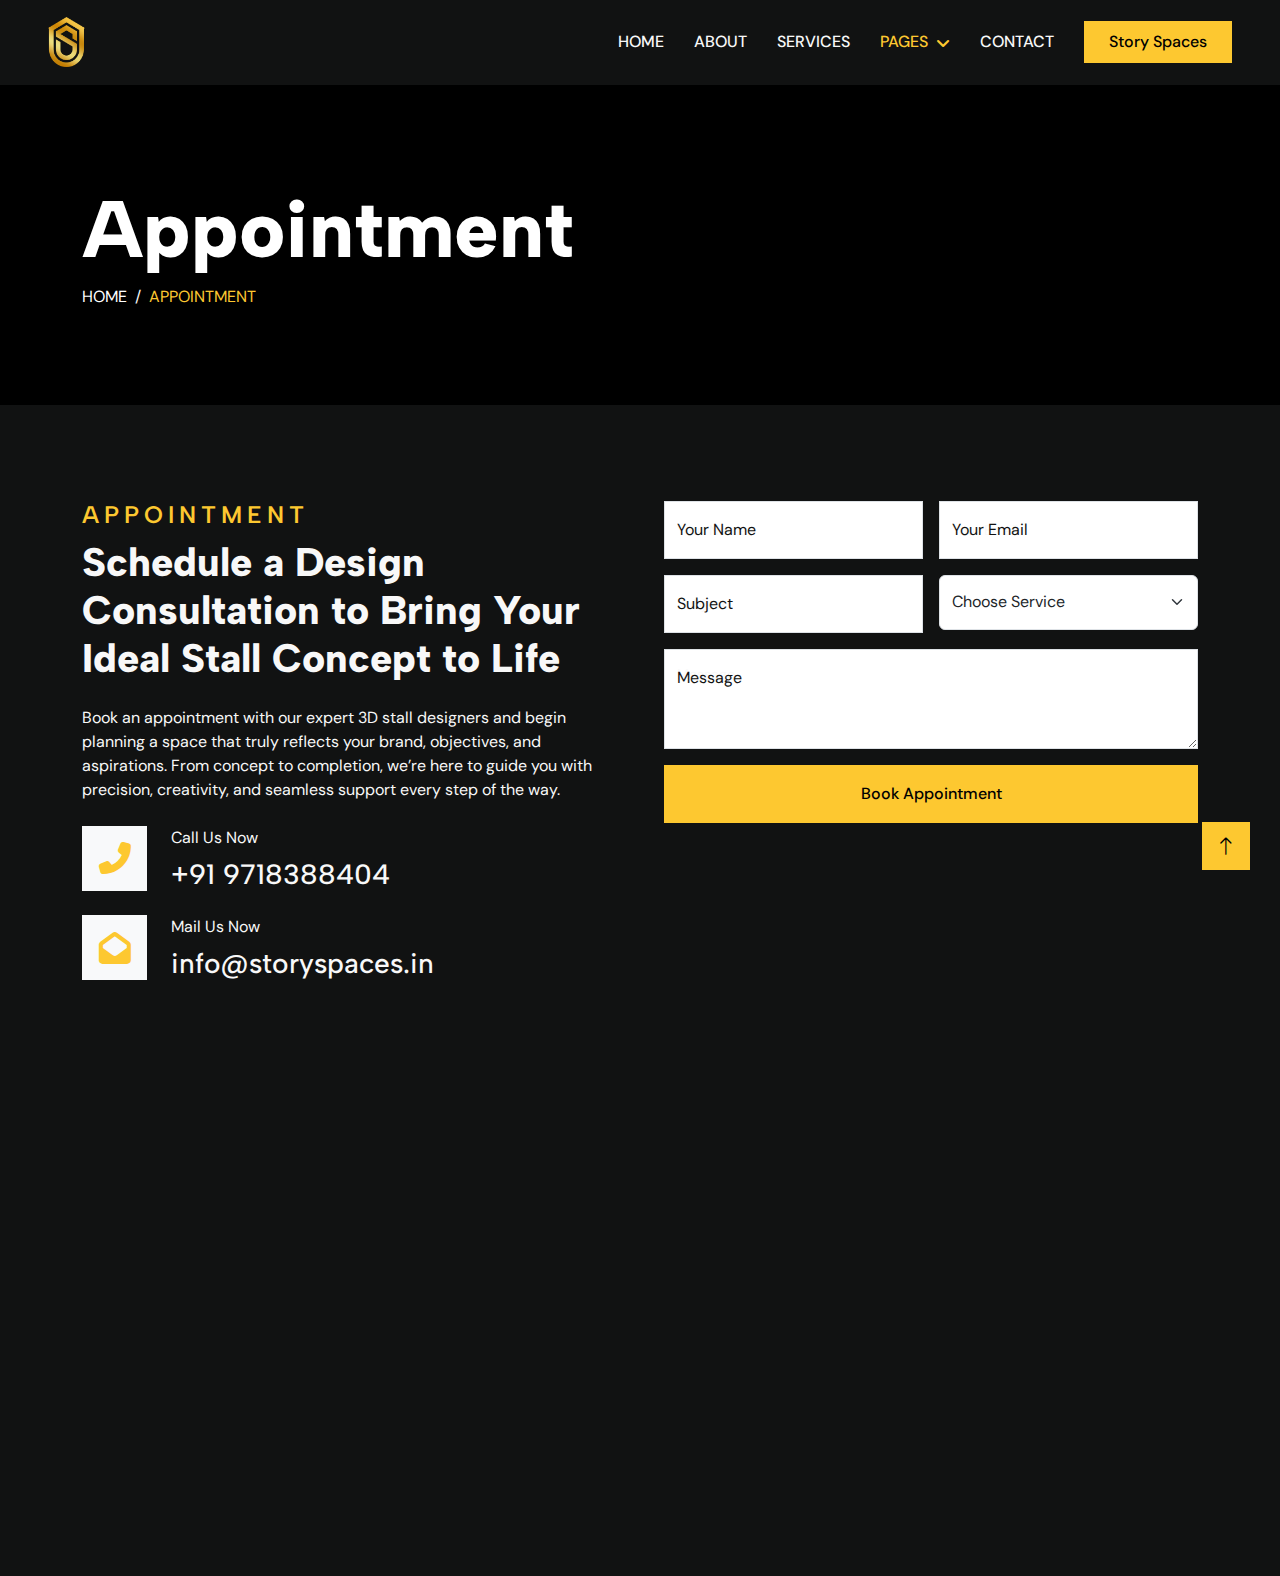
<file: appointment.html>
<!DOCTYPE html>
<html lang="en">
  <head>
    <meta charset="utf-8" />
    <title>Story Spaces</title>
    <meta content="width=device-width, initial-scale=1.0" name="viewport" />

    <!-- Favicon -->
    <link href="./assets/img/favicon.ico" rel="icon" />

    <!-- Google Web Fonts -->
    <link rel="preconnect" href="https://fonts.googleapis.com" />
    <link rel="preconnect" href="https://fonts.gstatic.com" crossorigin />
    <link
      href="https://fonts.googleapis.com/css2?family=Albert+Sans:ital,wght@0,100..900;1,100..900&family=DM+Sans:ital,opsz,wght@0,9..40,100..1000;1,9..40,100..1000&display=swap"
      rel="stylesheet"
    />

    <!-- Icon Font Stylesheet -->
    <link href="./assets/css/all.min.css" rel="stylesheet" />
    <link href="./assets/css/bootstrap-icons.css" rel="stylesheet" />

    <!-- Libraries Stylesheet -->
    <link href="./assets/lib/animate/animate.min.css" rel="stylesheet" />
    <link
      href="./assets/lib/owlcarousel/assets/owl.carousel.min.css"
      rel="stylesheet"
    />

    <!-- Customized Bootstrap Stylesheet -->
    <link href="./assets/css/bootstrap.min.css" rel="stylesheet" />

    <!-- Template Stylesheet -->
    <link href="./assets/css/master.css" rel="stylesheet" />
  </head>

  <body>
    <!-- Spinner Start -->
    <div
      id="spinner"
      class="show bg-dark position-fixed translate-middle w-100 vh-100 top-50 start-50 d-flex align-items-center justify-content-center"
    >
      <img
        class="position-absolute top-50 start-50 translate-middle"
        src="./assets/img/icons/icon-1.png"
        alt="Icon"
      />
    </div>
    <!-- Spinner End -->

    <!-- Navbar Start -->
    <nav
      class="navbar navbar-expand-lg header navbar-light sticky-top py-lg-0 px-lg-5 wow fadeIn"
      data-wow-delay="0.1s"
    >
      <a href="index.html" class="navbar-brand ms-4 ms-lg-0 logo">
        <img
          src="./assets/img/LOGO.png"
          alt="Arcodo"
          class="img-fluid"
          style="height: 50px; width: auto"
        />
      </a>

      <button
        type="button"
        class="navbar-toggler me-4"
        data-bs-toggle="collapse"
        data-bs-target="#navbarCollapse"
      >
        <span class="navbar-toggler-icon bi bi-text-paragraph"></span>
      </button>

      <div class="collapse navbar-collapse" id="navbarCollapse">
        <div class="navbar-nav ms-auto p-4 p-lg-0">
          <a href="index.html" class="nav-item nav-link">Home</a>
          <a href="about.html" class="nav-item nav-link">About</a>
          <a href="service.html" class="nav-item nav-link">Services</a>

          <div class="nav-item dropdown">
            <a
              href="#"
              class="nav-link active dropdown-toggle"
              data-bs-toggle="dropdown"
              >Pages</a
            >
            <div class="dropdown-menu border-0 m-0">
              <a href="feature.html" class="dropdown-item">Our Features</a>
              <a href="project.html" class="dropdown-item">Our Projects</a>
              <a href="team.html" class="dropdown-item">Team Members</a>
              <a href="appointment.html" class="dropdown-item">Appointment</a>

              <a href="404.html" class="dropdown-item active">Our Work</a>
            </div>
          </div>

          <a href="contact.html" class="nav-item nav-link">Contact</a>
        </div>

        <a href="#" class="btn btn-primary py-2 px-4 d-none d-lg-block"
          >Story Spaces</a
        >
      </div>
    </nav>

    <!-- Navbar End -->

    <!-- Page Header Start -->
    <div
      class="container-fluid page-header py-5 mb-5 wow fadeIn"
      data-wow-delay="0.1s"
    >
      <div class="container py-5">
        <h1 class="display-1 text-white animated slideInDown">Appointment</h1>
        <nav aria-label="breadcrumb animated slideInDown">
          <ol class="breadcrumb text-uppercase mb-0">
            <li class="breadcrumb-item">
              <a class="text-white" href="index.html">Home</a>
            </li>
            <li class="breadcrumb-item text-primary active" aria-current="page">
              Appointment
            </li>
          </ol>
        </nav>
      </div>
    </div>
    <!-- Page Header End -->

    <!-- Appointment Start -->
    <div class="container-xxl py-5">
      <div class="container">
        <div class="row g-5">
          <div class="col-lg-6 wow fadeInUp" data-wow-delay="0.1s">
            <h4 class="section-title">Appointment</h4>
            <h1 class="display-6 mb-4">
              Schedule a Design Consultation to Bring Your Ideal Stall Concept
              to Life
            </h1>
            <p class="mb-4">
              Book an appointment with our expert 3D stall designers and begin
              planning a space that truly reflects your brand, objectives, and
              aspirations. From concept to completion, we’re here to guide you
              with precision, creativity, and seamless support every step of the
              way.
            </p>
            <div class="row g-4">
              <div class="col-12">
                <div class="d-flex">
                  <div
                    class="d-flex flex-shrink-0 align-items-center justify-content-center bg-light"
                    style="width: 65px; height: 65px"
                  >
                    <i class="fa fa-2x fa-phone-alt text-primary"></i>
                  </div>
                  <div class="ms-4">
                    <p class="mb-2">Call Us Now</p>
                    <h3 class="mb-0">+91 9718388404</h3>
                  </div>
                </div>
              </div>
              <div class="col-12">
                <div class="d-flex">
                  <div
                    class="d-flex flex-shrink-0 align-items-center justify-content-center bg-light"
                    style="width: 65px; height: 65px"
                  >
                    <i class="fa fa-2x fa-envelope-open text-primary"></i>
                  </div>
                  <div class="ms-4">
                    <p class="mb-2">Mail Us Now</p>
                    <h3 class="mb-0">info@storyspaces.in</h3>
                  </div>
                </div>
              </div>
            </div>
          </div>
          <div class="col-lg-6 wow fadeInUp" data-wow-delay="0.5s">
            <div class="row g-3">
              <div class="col-12 col-sm-6">
                <div class="form-floating">
                  <input
                    type="text"
                    class="form-control"
                    id="name"
                    placeholder="Your Name"
                    style="height: 55px"
                  />
                  <label for="name">Your Name</label>
                </div>
              </div>
              <div class="col-12 col-sm-6">
                <div class="form-floating">
                  <input
                    type="email"
                    class="form-control"
                    id="email"
                    placeholder="Your Email"
                    style="height: 55px"
                  />
                  <label for="name">Your Email</label>
                </div>
              </div>
              <div class="col-12 col-sm-6">
                <div class="form-floating">
                  <input
                    type="text"
                    class="form-control"
                    id="subject"
                    placeholder="Subject"
                    style="height: 55px"
                  />
                  <label for="name">Subject</label>
                </div>
              </div>
              <div class="col-12 col-sm-6">
                <select class="form-select" style="height: 55px">
                  <option selected>Choose Service</option>
                  <option value="1">Service 1</option>
                  <option value="2">Service 2</option>
                  <option value="3">Service 3</option>
                </select>
              </div>
              <div class="col-12">
                <div class="form-floating">
                  <textarea
                    class="form-control"
                    id="message"
                    rows="5"
                    placeholder="Message"
                    style="height: 100px"
                  ></textarea>
                  <label for="name">Message</label>
                </div>
              </div>
              <div class="col-12">
                <button class="btn btn-primary w-100 py-3" type="submit">
                  Book Appointment
                </button>
              </div>
            </div>
          </div>
        </div>
      </div>
    </div>
    <!-- Appointment End -->

    <!-- Footer Start -->
    <div
      class="container-fluid bg-light-dark text-body footer mt-5 pt-5 px-0 wow fadeIn"
      data-wow-delay="0.1s"
    >
      <div class="container py-5">
        <div class="row g-5">
          <div class="col-lg-3 col-md-6">
            <h3 class="text-light mb-4">Address</h3>
            <p class="mb-2">
              <i class="fa fa-map-marker-alt text-primary me-3"></i>Sector 37,
              Faridabad, Haryana 121003
            </p>
            <p class="mb-2">
              <i class="fa fa-phone-alt text-primary me-3"></i>+91 9718388404
            </p>
            <p class="mb-2">
              <i class="fa fa-envelope text-primary me-3"></i
              >info@storyspaces.in
            </p>
            <div class="d-flex pt-2">
              <a class="btn btn-square btn-outline-body me-1" href="#"
                ><i class="fab fa-x-twitter"></i
              ></a>
              <a class="btn btn-square btn-outline-body me-1" href="#"
                ><i class="fab fa-facebook-f"></i
              ></a>
              <a class="btn btn-square btn-outline-body me-1" href="#"
                ><i class="fab fa-youtube"></i
              ></a>
              <a class="btn btn-square btn-outline-body me-0" href="#"
                ><i class="fab fa-linkedin-in"></i
              ></a>
            </div>
          </div>
          <div class="col-lg-3 col-md-6">
            <h3 class="text-light mb-4">Services</h3>
            <a class="btn btn-link" href="#"
              >Stall and Pavilion Design & Fabrication</a
            >
            <a class="btn btn-link" href="#">Stage Design & Fabrication</a>
            <a class="btn btn-link" href="#"
              >Corporate Conferences & Meetings Solutions</a
            >
            <a class="btn btn-link" href="#">Graphic & Video Solutions</a>
            <a class="btn btn-link" href="#">Interior Design & Executions</a>
          </div>
          <div class="col-lg-3 col-md-6">
            <h3 class="text-light mb-4">Quick Links</h3>
            <a class="btn btn-link" href="about.html">About Us</a>
            <a class="btn btn-link" href="contact.html">Contact Us</a>
            <a class="btn btn-link" href="service.html">Our Services</a>
            <a class="btn btn-link" href="#">Terms & Condition</a>
            <a class="btn btn-link" href="#">Support</a>
          </div>
          <div class="col-lg-3 col-md-6">
            <h3 class="text-light mb-4">Query</h3>
            <p>Drop your E-Mail</p>
            <div class="row justify-content-center">
              <div class="col-12 position-relative">
                <form id="signupForm" onsubmit="handleSignup(event)">
                  <input
                    id="emailInput"
                    class="form-control bg-transparent w-100 py-3 ps-4 pe-5"
                    type="email"
                    placeholder="Your email"
                    required
                  />
                  <button
                    type="submit"
                    class="btn btn-primary py-2 position-absolute top-0 end-0 mt-2 me-4"
                  >
                    Submit
                  </button>
                </form>
              </div>
            </div>
            <!-- Success Message -->
            <div
              id="successMessage"
              class="alert alert-success mt-3 d-none"
              role="alert"
            >
              <h5>Submit successful!</h5>
            </div>
          </div>
        </div>
      </div>
      <div class="container-fluid copyright">
        <div class="container">
          <div class="row">
            <div class="col-md-6 text-center text-md-start mb-3 mb-md-0">
              <p>
                STORY SPACES
                <a
                  href="https://themeforest.net/user/designsninja/portfolio"
                  target="_blank"
                >
                  _Presence with Purpose</a
                >
              </p>
            </div>
          </div>
        </div>
      </div>
    </div>
    <!-- Footer End -->

    <!-- Back to Top -->
    <a href="#" class="btn btn-lg btn-primary btn-lg-square back-to-top"
      ><i class="bi bi-arrow-up"></i
    ></a>

    <!-- JavaScript Libraries -->
    <script src="./assets/js/jquery.min.js"></script>
    <script src="./assets/js/bootstrap.min.js"></script>
    <script src="./assets/lib/wow/wow.min.js"></script>
    <script src="./assets/lib/easing/easing.min.js"></script>
    <script src="./assets/lib/waypoints/waypoints.min.js"></script>
    <script src="./assets/lib/counterup/counterup.min.js"></script>
    <script src="./assets/lib/owlcarousel/owl.carousel.min.js"></script>

    <!-- Template Javascript -->
    <script src="./assets/js/master.js"></script>
    <script src="./assets/js/validator.js"></script>
    <script src="./assets/js/modernizr-2.8.3-respond-1.4.2.min.js"></script>
  </body>
</html>
</file>
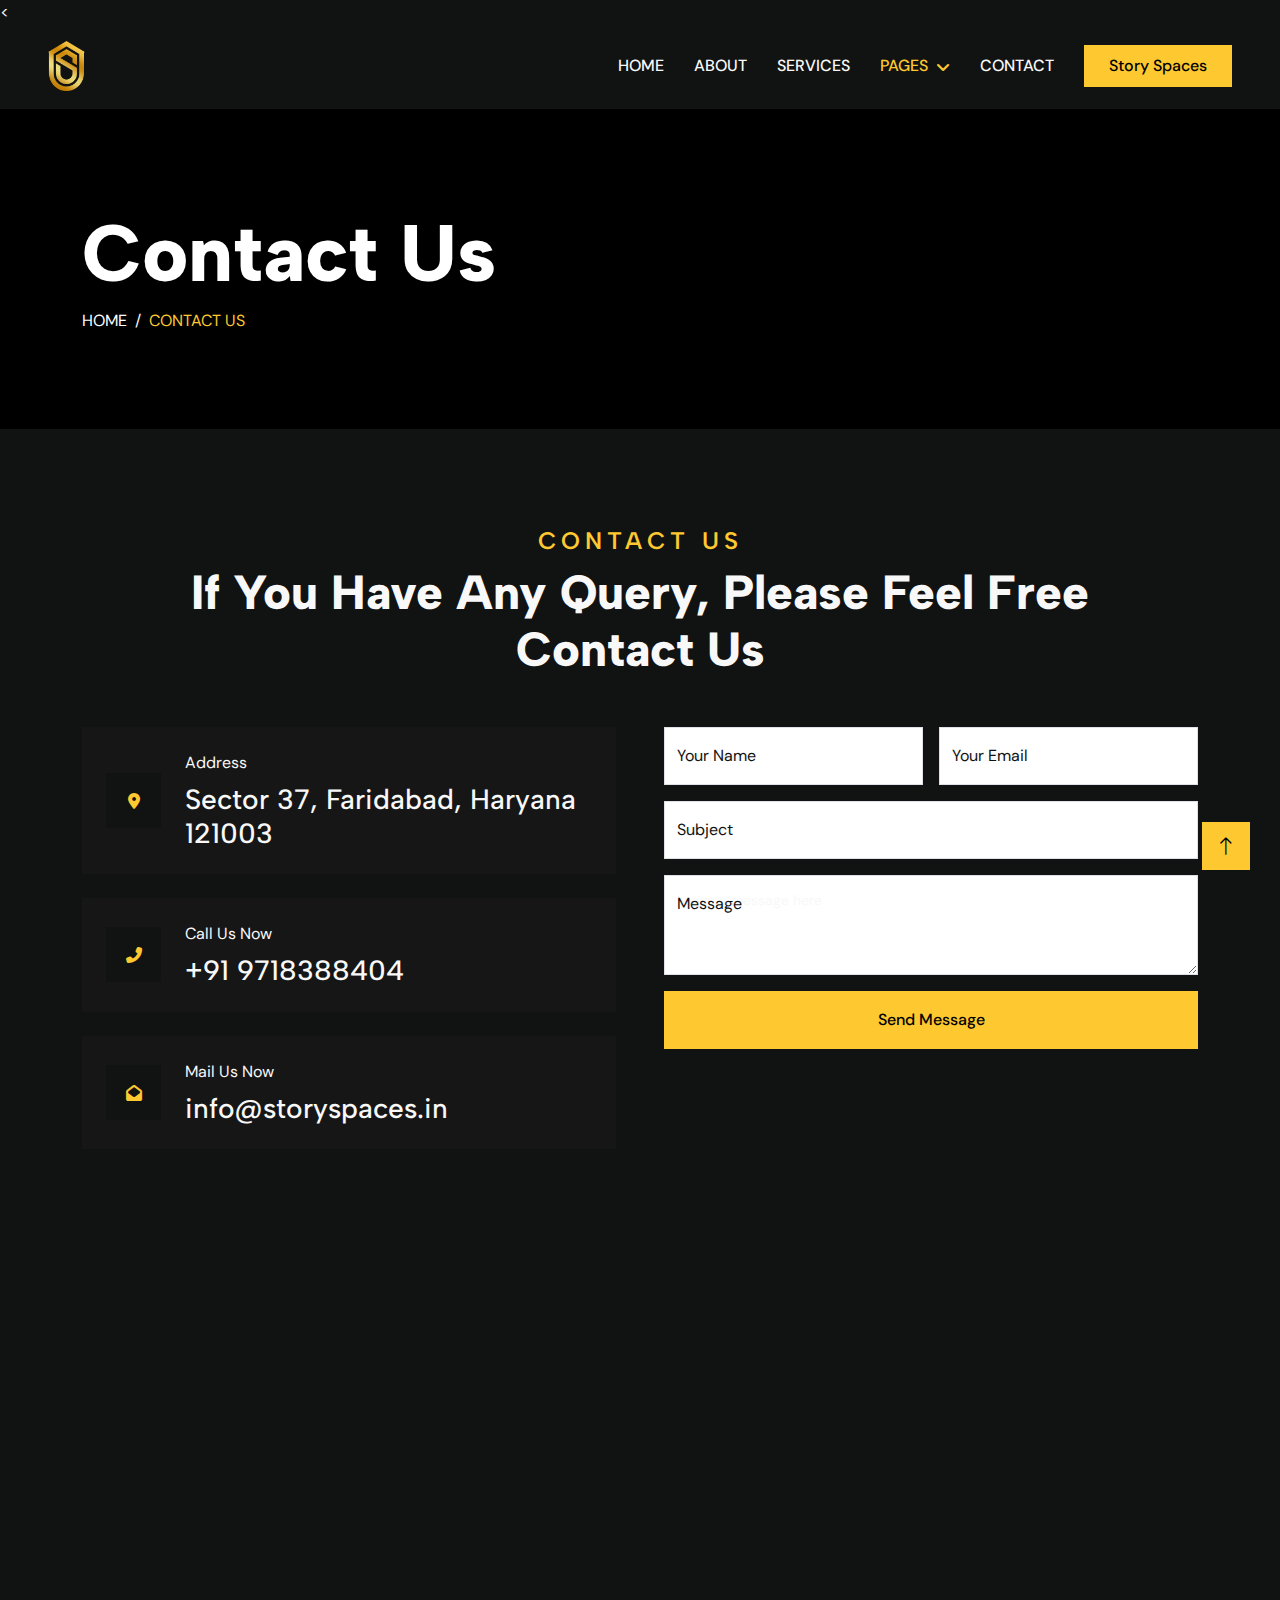
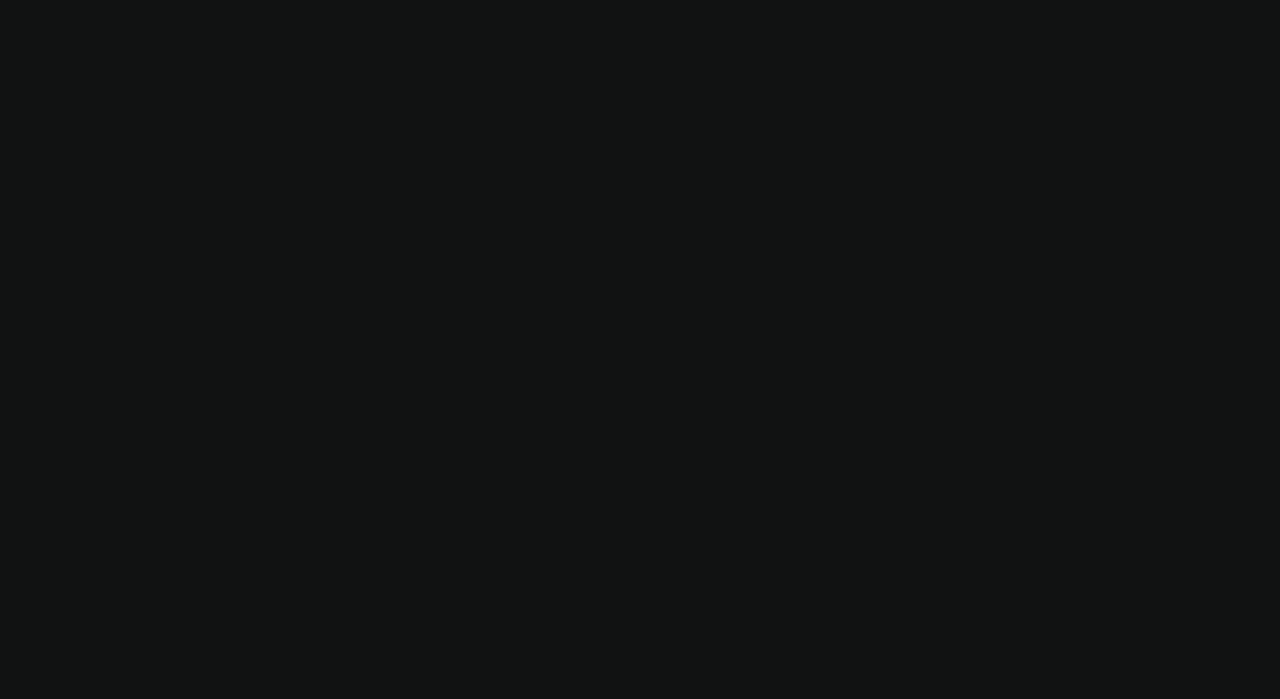
<file: contact.html>
<!DOCTYPE html>
<html lang="en">
  <head>
    <meta charset="utf-8" />
    <title>Story Spaces</title>
    <meta content="width=device-width, initial-scale=1.0" name="viewport" />

    <!-- Favicon -->
    <link href="./assets/img/favicon.ico" rel="icon" />

    <!-- Google Web Fonts -->
    <link rel="preconnect" href="https://fonts.googleapis.com" />
    <link rel="preconnect" href="https://fonts.gstatic.com" crossorigin />
    <link
      href="https://fonts.googleapis.com/css2?family=Albert+Sans:ital,wght@0,100..900;1,100..900&family=DM+Sans:ital,opsz,wght@0,9..40,100..1000;1,9..40,100..1000&display=swap"
      rel="stylesheet"
    />

    <!-- Icon Font Stylesheet -->
    <link href="./assets/css/all.min.css" rel="stylesheet" />
    <link href="./assets/css/bootstrap-icons.css" rel="stylesheet" />

    <!-- Libraries Stylesheet -->
    <link href="./assets/lib/animate/animate.min.css" rel="stylesheet" />
    <link
      href="./assets/lib/owlcarousel/assets/owl.carousel.min.css"
      rel="stylesheet"
    />

    <!-- Customized Bootstrap Stylesheet -->
    <link href="./assets/css/bootstrap.min.css" rel="stylesheet" />

    <!-- Template Stylesheet -->
    <link href="./assets/css/master.css" rel="stylesheet" />
  </head>

  <body>
    <!-- Spinner Start -->
    <div
      id="spinner"
      class="show bg-dark position-fixed translate-middle w-100 vh-100 top-50 start-50 d-flex align-items-center justify-content-center"
    >
      <img
        class="position-absolute top-50 start-50 translate-middle"
        src="./assets/img/icons/icon-1.png"
        alt="Icon"
      />
    </div>
    <!-- Spinner End -->

    <!-- Navbar Start -->
    <
    <nav
      class="navbar navbar-expand-lg header navbar-light sticky-top py-lg-0 px-lg-5 wow fadeIn"
      data-wow-delay="0.1s"
    >
      <a href="index.html" class="navbar-brand ms-4 ms-lg-0 logo">
        <img
          src="./assets/img/LOGO.png"
          alt="Arcodo"
          class="img-fluid"
          style="height: 50px; width: auto"
        />
      </a>

      <button
        type="button"
        class="navbar-toggler me-4"
        data-bs-toggle="collapse"
        data-bs-target="#navbarCollapse"
      >
        <span class="navbar-toggler-icon bi bi-text-paragraph"></span>
      </button>

      <div class="collapse navbar-collapse" id="navbarCollapse">
        <div class="navbar-nav ms-auto p-4 p-lg-0">
          <a href="index.html" class="nav-item nav-link">Home</a>
          <a href="about.html" class="nav-item nav-link">About</a>
          <a href="service.html" class="nav-item nav-link">Services</a>

          <div class="nav-item dropdown">
            <a
              href="#"
              class="nav-link active dropdown-toggle"
              data-bs-toggle="dropdown"
              >Pages</a
            >
            <div class="dropdown-menu border-0 m-0">
              <a href="feature.html" class="dropdown-item">Our Features</a>
              <a href="project.html" class="dropdown-item">Our Projects</a>
              <a href="team.html" class="dropdown-item">Team Members</a>
              <a href="appointment.html" class="dropdown-item">Appointment</a>

              <a href="404.html" class="dropdown-item active">Our Work</a>
            </div>
          </div>

          <a href="contact.html" class="nav-item nav-link">Contact</a>
        </div>

        <a href="#" class="btn btn-primary py-2 px-4 d-none d-lg-block"
          >Story Spaces</a
        >
      </div>
    </nav>

    <!-- Navbar End -->

    <!-- Page Header Start -->
    <div
      class="container-fluid page-header py-5 mb-5 wow fadeIn"
      data-wow-delay="0.1s"
    >
      <div class="container py-5">
        <h1 class="display-1 text-white animated slideInDown">Contact Us</h1>
        <nav aria-label="breadcrumb animated slideInDown">
          <ol class="breadcrumb text-uppercase mb-0">
            <li class="breadcrumb-item">
              <a class="text-white" href="index.html">Home</a>
            </li>
            <li class="breadcrumb-item text-primary active" aria-current="page">
              Contact Us
            </li>
          </ol>
        </nav>
      </div>
    </div>
    <!-- Page Header End -->

    <!-- Contact Start -->
    <div class="container-xxl py-5 mt-50 mb-50">
      <div class="container">
        <div class="row justify-content-center">
          <div class="col-md-10 col-sm-12">
            <div
              class="text-center mx-auto mb-5 wow fadeInUp"
              data-wow-delay="0.1s"
            >
              <h4 class="section-title">Contact Us</h4>
              <h1 class="display-5 mb-4">
                If You Have Any Query, Please Feel Free Contact Us
              </h1>
            </div>
          </div>
        </div>

        <div class="row g-5">
          <div class="col-lg-6 wow fadeInUp" data-wow-delay="0.1s">
            <div class="d-flex flex-column justify-content-between h-100">
              <div
                class="bg-light-dark d-flex align-items-center w-100 p-4 mb-4"
              >
                <div
                  class="d-flex flex-shrink-0 align-items-center justify-content-center bg-dark"
                  style="width: 55px; height: 55px"
                >
                  <i class="fa fa-map-marker-alt text-primary"></i>
                </div>
                <div class="ms-4">
                  <p class="mb-2">Address</p>
                  <h3 class="mb-0">Sector 37, Faridabad, Haryana 121003</h3>
                </div>
              </div>
              <div
                class="bg-light-dark d-flex align-items-center w-100 p-4 mb-4"
              >
                <div
                  class="d-flex flex-shrink-0 align-items-center justify-content-center bg-dark"
                  style="width: 55px; height: 55px"
                >
                  <i class="fa fa-phone-alt text-primary"></i>
                </div>
                <div class="ms-4">
                  <p class="mb-2">Call Us Now</p>
                  <h3 class="mb-0">+91 9718388404</h3>
                </div>
              </div>
              <div class="bg-light-dark d-flex align-items-center w-100 p-4">
                <div
                  class="d-flex flex-shrink-0 align-items-center justify-content-center bg-dark"
                  style="width: 55px; height: 55px"
                >
                  <i class="fa fa-envelope-open text-primary"></i>
                </div>
                <div class="ms-4">
                  <p class="mb-2">Mail Us Now</p>
                  <h3 class="mb-0">info@storyspaces.in</h3>
                </div>
              </div>
            </div>
          </div>
          <div class="col-lg-6 wow fadeInUp" data-wow-delay="0.5s">
            <form>
              <div class="row g-3">
                <div class="col-md-6">
                  <div class="form-floating">
                    <input
                      type="text"
                      class="form-control"
                      id="name"
                      placeholder="Your Name"
                    />
                    <label for="name">Your Name</label>
                  </div>
                </div>
                <div class="col-md-6">
                  <div class="form-floating">
                    <input
                      type="email"
                      class="form-control"
                      id="email"
                      placeholder="Your Email"
                    />
                    <label for="email">Your Email</label>
                  </div>
                </div>
                <div class="col-12">
                  <div class="form-floating">
                    <input
                      type="text"
                      class="form-control"
                      id="subject"
                      placeholder="Subject"
                    />
                    <label for="subject">Subject</label>
                  </div>
                </div>
                <div class="col-12">
                  <div class="form-floating">
                    <textarea
                      class="form-control"
                      placeholder="Leave a message here"
                      id="message"
                      style="height: 100px"
                    ></textarea>
                    <label for="message">Message</label>
                  </div>
                </div>
                <div class="col-12">
                  <button class="btn btn-primary w-100 py-3" type="submit">
                    Send Message
                  </button>
                </div>
              </div>
            </form>
          </div>
        </div>
      </div>
    </div>
    <!-- Contact End -->

    <!-- Google Map Start -->
    <div class="container-xxl pt-5 px-0 wow fadeIn" data-wow-delay="0.1s">
      <iframe
        class="w-100 mb-n2 no-border map-style"
        src="https://www.google.com/maps/embed?pb=!1m18!1m12!1m3!1d16682.273429468463!2d77.31115160806863!3d28.47906535650756!2m3!1f0!2f0!3f0!3m2!1i1024!2i768!4f13.1!3m3!1m2!1s0x390ce71647de8197%3A0xe58a736ad59b2397!2sSector%2037%2C%20Faridabad%2C%20Haryana!5e0!3m2!1sen!2sin!4v1763750033058!5m2!1sen!2sin"
        width="800"
        height="600"
        style="border: 0"
        allowfullscreen=""
        loading="lazy"
        referrerpolicy="no-referrer-when-downgrade"
      ></iframe>
    </div>
    <!-- Google Map End -->

    <!-- Footer Start -->
    <div
      class="container-fluid bg-light-dark text-body footer mt-5 pt-5 px-0 wow fadeIn"
      data-wow-delay="0.1s"
    >
      <div class="container py-5">
        <div class="row g-5">
          <div class="col-lg-3 col-md-6">
            <h3 class="text-light mb-4">Address</h3>
            <p class="mb-2">
              <i class="fa fa-map-marker-alt text-primary me-3"></i>Sector 37,
              Faridabad, Haryana 121003
            </p>
            <p class="mb-2">
              <i class="fa fa-phone-alt text-primary me-3"></i>+91 9718388404
            </p>
            <p class="mb-2">
              <i class="fa fa-envelope text-primary me-3"></i
              >info@storyspaces.in
            </p>
            <div class="d-flex pt-2">
              <a class="btn btn-square btn-outline-body me-1" href="#"
                ><i class="fab fa-x-twitter"></i
              ></a>
              <a class="btn btn-square btn-outline-body me-1" href="#"
                ><i class="fab fa-facebook-f"></i
              ></a>
              <a class="btn btn-square btn-outline-body me-1" href="#"
                ><i class="fab fa-youtube"></i
              ></a>
              <a class="btn btn-square btn-outline-body me-0" href="#"
                ><i class="fab fa-linkedin-in"></i
              ></a>
            </div>
          </div>
          <div class="col-lg-3 col-md-6">
            <h3 class="text-light mb-4">Services</h3>
            <a class="btn btn-link" href="#"
              >Stall and Pavilion Design & Fabrication</a
            >
            <a class="btn btn-link" href="#">Stage Design & Fabrication</a>
            <a class="btn btn-link" href="#"
              >Corporate Conferences & Meetings Solutions</a
            >
            <a class="btn btn-link" href="#">Graphic & Video Solutions</a>
            <a class="btn btn-link" href="#">Interior Design & Executions</a>
          </div>
          <div class="col-lg-3 col-md-6">
            <h3 class="text-light mb-4">Quick Links</h3>
            <a class="btn btn-link" href="about.html">About Us</a>
            <a class="btn btn-link" href="contact.html">Contact Us</a>
            <a class="btn btn-link" href="service.html">Our Services</a>
            <a class="btn btn-link" href="#">Terms & Condition</a>
            <a class="btn btn-link" href="#">Support</a>
          </div>
          <div class="col-lg-3 col-md-6">
            <h3 class="text-light mb-4">Query</h3>
            <p>Drop your E-Mail</p>
            <div class="row justify-content-center">
              <div class="col-12 position-relative">
                <form id="signupForm" onsubmit="handleSignup(event)">
                  <input
                    id="emailInput"
                    class="form-control bg-transparent w-100 py-3 ps-4 pe-5"
                    type="email"
                    placeholder="Your email"
                    required
                  />
                  <button
                    type="submit"
                    class="btn btn-primary py-2 position-absolute top-0 end-0 mt-2 me-4"
                  >
                    Submit
                  </button>
                </form>
              </div>
            </div>
            <!-- Success Message -->
            <div
              id="successMessage"
              class="alert alert-success mt-3 d-none"
              role="alert"
            >
              <h5>Submit successful!</h5>
            </div>
          </div>
        </div>
      </div>
      <div class="container-fluid copyright">
        <div class="container">
          <div class="row">
            <div class="col-md-6 text-center text-md-start mb-3 mb-md-0">
              <p>
                STORY SPACES
                <a
                  href="https://themeforest.net/user/designsninja/portfolio"
                  target="_blank"
                >
                  _Presence with Purpose</a
                >
              </p>
            </div>
          </div>
        </div>
      </div>
    </div>
    <!-- Footer End -->

    <!-- Back to Top -->
    <a href="#" class="btn btn-lg btn-primary btn-lg-square back-to-top"
      ><i class="bi bi-arrow-up"></i
    ></a>

    <!-- JavaScript Libraries -->
    <script src="./assets/js/jquery.min.js"></script>
    <script src="./assets/js/bootstrap.min.js"></script>
    <script src="./assets/lib/wow/wow.min.js"></script>
    <script src="./assets/lib/easing/easing.min.js"></script>
    <script src="./assets/lib/waypoints/waypoints.min.js"></script>
    <script src="./assets/lib/counterup/counterup.min.js"></script>
    <script src="./assets/lib/owlcarousel/owl.carousel.min.js"></script>

    <!-- Template Javascript -->
    <script src="./assets/js/master.js"></script>
    <script src="./assets/js/validator.js"></script>
    <script src="./assets/js/modernizr-2.8.3-respond-1.4.2.min.js"></script>
  </body>
</html>
</file>
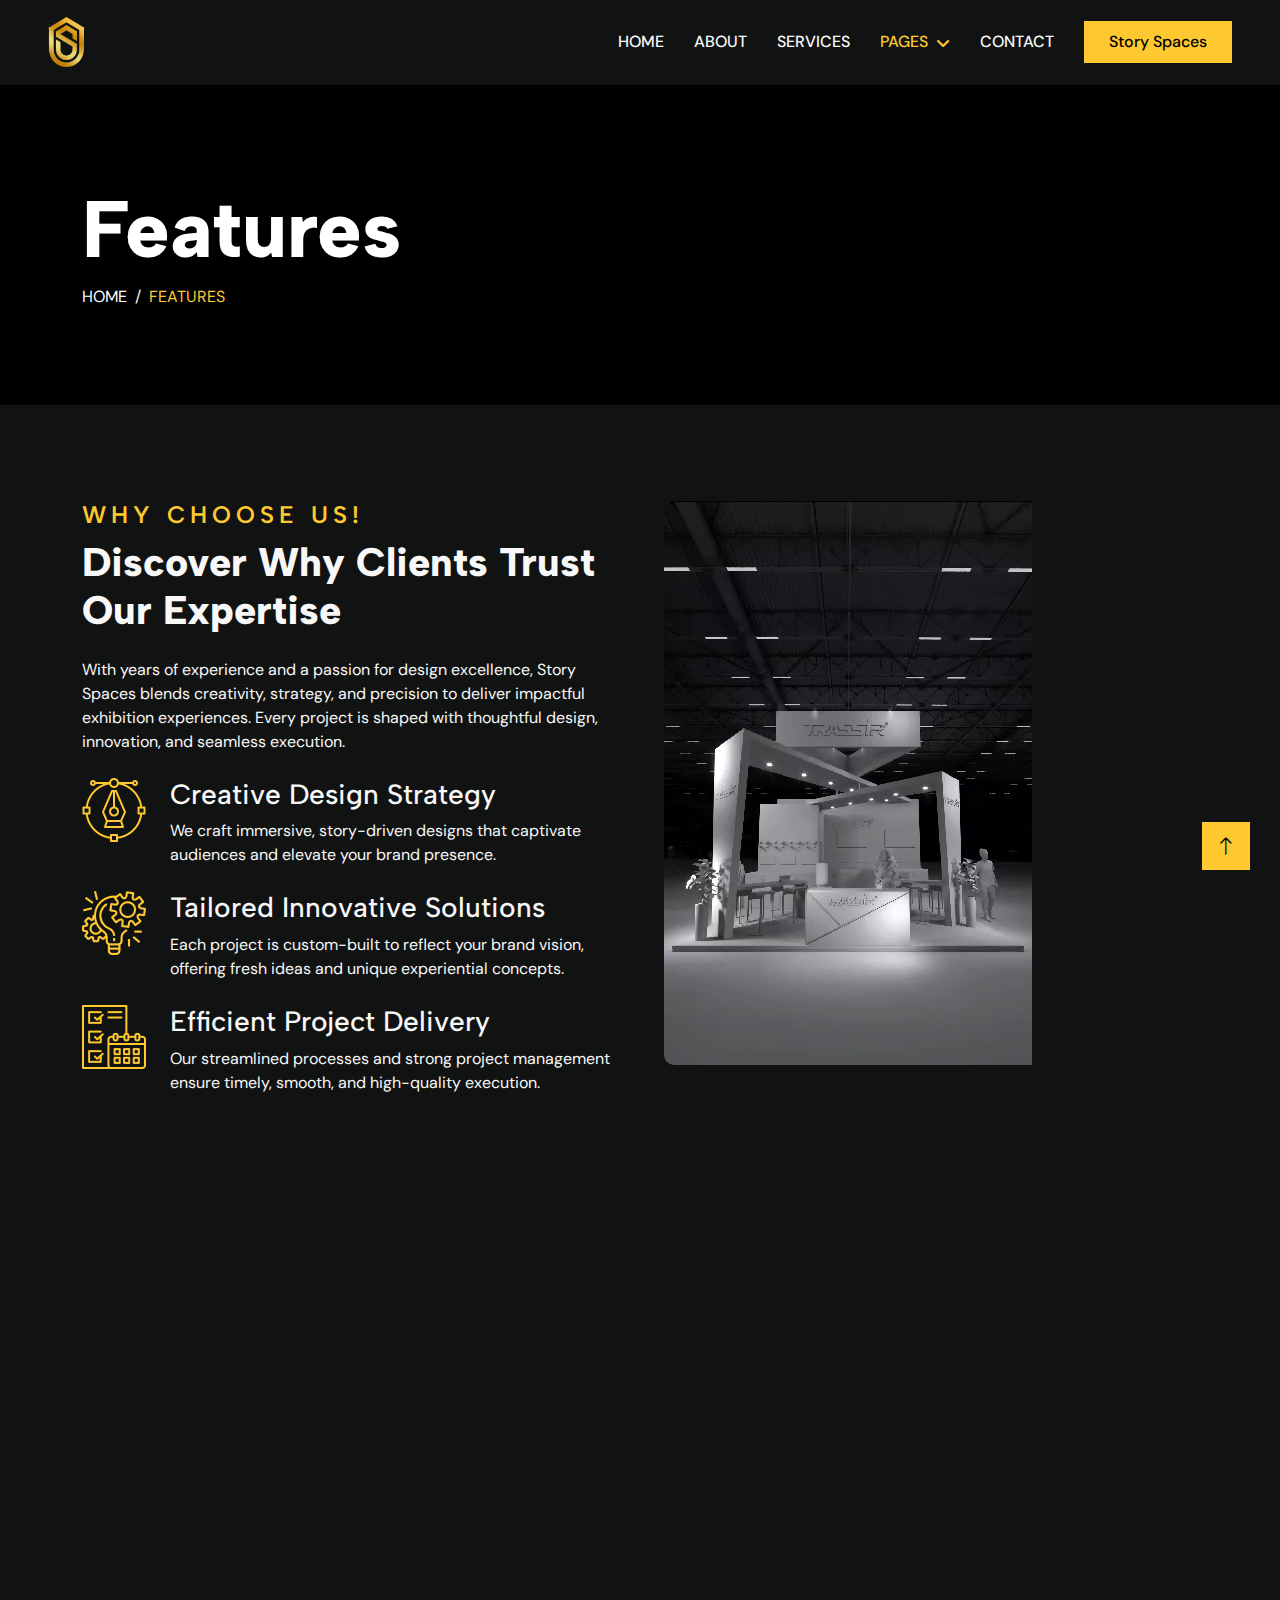
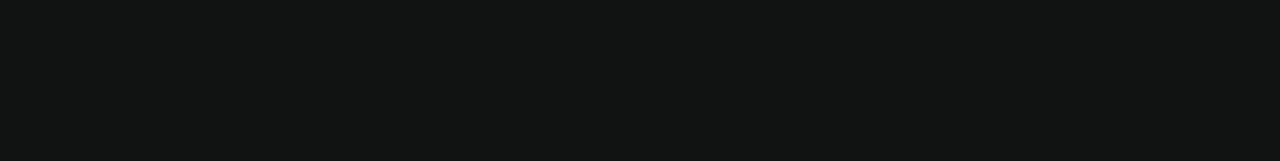
<file: feature.html>
<!DOCTYPE html>
<html lang="en">

<head>
    <meta charset="utf-8">
    <title>Story Spaces</title>
    <meta content="width=device-width, initial-scale=1.0" name="viewport">

    <!-- Favicon -->
    <link href="./assets/img/favicon.ico" rel="icon">

    <!-- Google Web Fonts -->
    <link rel="preconnect" href="https://fonts.googleapis.com">
    <link rel="preconnect" href="https://fonts.gstatic.com" crossorigin>
    <link href="https://fonts.googleapis.com/css2?family=Albert+Sans:ital,wght@0,100..900;1,100..900&family=DM+Sans:ital,opsz,wght@0,9..40,100..1000;1,9..40,100..1000&display=swap" rel="stylesheet">

    <!-- Icon Font Stylesheet -->
    <link href="./assets/css/all.min.css" rel="stylesheet">
    <link href="./assets/css/bootstrap-icons.css" rel="stylesheet">

    <!-- Libraries Stylesheet -->
    <link href="./assets/lib/animate/animate.min.css" rel="stylesheet">
    <link href="./assets/lib/owlcarousel/assets/owl.carousel.min.css" rel="stylesheet">

    <!-- Customized Bootstrap Stylesheet -->
    <link href="./assets/css/bootstrap.min.css" rel="stylesheet">

    <!-- Template Stylesheet -->
    <link href="./assets/css/master.css" rel="stylesheet">
</head>

<body>
    <!-- Spinner Start -->
    <div id="spinner" class="show bg-dark position-fixed translate-middle w-100 vh-100 top-50 start-50 d-flex align-items-center justify-content-center">
        
        <img class="position-absolute top-50 start-50 translate-middle" src="./assets/img/icons/icon-1.png" alt="Icon">
    </div>
    <!-- Spinner End -->


    <!-- Navbar Start -->
    <nav class="navbar navbar-expand-lg header navbar-light sticky-top py-lg-0 px-lg-5 wow fadeIn" data-wow-delay="0.1s">
    <a href="index.html" class="navbar-brand ms-4 ms-lg-0 logo">
       <img src="./assets/img/LOGO.png" alt="Arcodo" class="img-fluid" style="height:50px; width:auto;">
    </a>

    <button type="button" class="navbar-toggler me-4" data-bs-toggle="collapse" data-bs-target="#navbarCollapse">
        <span class="navbar-toggler-icon bi bi-text-paragraph"></span>
    </button>

    <div class="collapse navbar-collapse" id="navbarCollapse">
        <div class="navbar-nav ms-auto p-4 p-lg-0">
            <a href="index.html" class="nav-item nav-link">Home</a>
            <a href="about.html" class="nav-item nav-link">About</a>
            <a href="service.html" class="nav-item nav-link">Services</a>

            <div class="nav-item dropdown">
                <a href="#" class="nav-link active dropdown-toggle" data-bs-toggle="dropdown">Pages</a>
                <div class="dropdown-menu border-0 m-0">
                    <a href="feature.html" class="dropdown-item">Our Features</a>
                    <a href="project.html" class="dropdown-item">Our Projects</a>
                    <a href="team.html" class="dropdown-item">Team Members</a>
                    <a href="appointment.html" class="dropdown-item">Appointment</a>
                    
                    <a href="404.html" class="dropdown-item active">Our Work</a>
                </div>
            </div>

            <a href="contact.html" class="nav-item nav-link">Contact</a>
        </div>

        <a href="#" class="btn btn-primary py-2 px-4 d-none d-lg-block">Story Spaces</a>
    </div>
</nav>

    <!-- Navbar End -->


    <!-- Page Header Start -->
    <div class="container-fluid page-header py-5 mb-5 wow fadeIn" data-wow-delay="0.1s">
        <div class="container py-5">
            <h1 class="display-1 text-white animated slideInDown">Features</h1>
            <nav aria-label="breadcrumb animated slideInDown">
                <ol class="breadcrumb text-uppercase mb-0">
                    <li class="breadcrumb-item"><a class="text-white" href="index.html">Home</a></li>
                    <li class="breadcrumb-item text-primary active" aria-current="page">Features</li>
                </ol>
            </nav>
        </div>
    </div>
    <!-- Page Header End -->


    <!-- Feature Start -->
    <div class="container-xxl py-5 mb-50">
        <div class="container">
            <div class="row g-5">
                <div class="col-lg-6 wow fadeInUp" data-wow-delay="0.1s">
                    <h4 class="section-title">Why Choose Us!</h4>
                    <h1 class="display-6 mb-4">Discover Why Clients Trust Our Expertise</h1>
                    <p class="mb-4">With years of experience and a passion for design excellence, Story Spaces blends creativity, strategy, and precision to deliver impactful exhibition experiences. Every project is shaped with thoughtful design, innovation, and seamless execution.</p>
                    <div class="row g-4">
                        <div class="col-12">
                            <div class="d-flex align-items-start">
                                <img class="flex-shrink-0" src="./assets/img/icons/icon-2.png" alt="Icon">
                                <div class="ms-4">
                                    <h3>Creative Design Strategy</h3>
                                    <p class="mb-0">We craft immersive, story-driven designs that captivate audiences and elevate your brand presence.</p>
                                </div>
                            </div>
                        </div>
                        <div class="col-12">
                            <div class="d-flex align-items-start">
                                <img class="flex-shrink-0" src="./assets/img/icons/icon-3.png" alt="Icon">
                                <div class="ms-4">
                                    <h3>Tailored Innovative Solutions</h3>
                                    <p class="mb-0">Each project is custom-built to reflect your brand vision, offering fresh ideas and unique experiential concepts.</p>
                                </div>
                            </div>
                        </div>
                        <div class="col-12">
                            <div class="d-flex align-items-start">
                                <img class="flex-shrink-0" src="./assets/img/icons/icon-4.png" alt="Icon">
                                <div class="ms-4">
                                    <h3>Efficient Project Delivery</h3>
                                    <p class="mb-0">Our streamlined processes and strong project management ensure timely, smooth, and high-quality execution.</p>
                                </div>
                            </div>
                        </div>
                    </div>
                </div>
                <div class="col-lg-6 wow fadeIn" data-wow-delay="0.1s">
                <div class="about-video-wrapper">
    <video class="about-video" src="./assets/img/2.mp4" autoplay muted loop playsinline></video>
</div>
            </div>

                </div>
            </div>
        </div>
    </div>
    <!-- Feature End -->





    <!-- Footer Start -->
    <div class="container-fluid bg-light-dark text-body footer mt-5 pt-5 px-0 wow fadeIn" data-wow-delay="0.1s">
        <div class="container py-5">
            <div class="row g-5">
                <div class="col-lg-3 col-md-6">
                    <h3 class="text-light mb-4">Address</h3>
                    <p class="mb-2"><i class="fa fa-map-marker-alt text-primary me-3"></i>Sector 37, Faridabad, Haryana 121003</p>
                    <p class="mb-2"><i class="fa fa-phone-alt text-primary me-3"></i>+91 9718388404</p>
                    <p class="mb-2"><i class="fa fa-envelope text-primary me-3"></i>info@storyspaces.in</p>
                    <div class="d-flex pt-2">
                        <a class="btn btn-square btn-outline-body me-1" href="#"><i class="fab fa-x-twitter"></i></a>
                        <a class="btn btn-square btn-outline-body me-1" href="#"><i class="fab fa-facebook-f"></i></a>
                        <a class="btn btn-square btn-outline-body me-1" href="#"><i class="fab fa-youtube"></i></a>
                        <a class="btn btn-square btn-outline-body me-0" href="#"><i class="fab fa-linkedin-in"></i></a>
                    </div>
                </div>
                <div class="col-lg-3 col-md-6">
                    <h3 class="text-light mb-4">Services</h3>
                    <a class="btn btn-link" href="#">Stall and Pavilion Design & Fabrication</a>
                    <a class="btn btn-link" href="#">Stage Design & Fabrication</a>
                    <a class="btn btn-link" href="#">Corporate Conferences & Meetings Solutions</a>
                    <a class="btn btn-link" href="#">Graphic & Video Solutions</a>
                    <a class="btn btn-link" href="#">Interior Design & Executions</a>
                </div>
                <div class="col-lg-3 col-md-6">
                    <h3 class="text-light mb-4">Quick Links</h3>
                    <a class="btn btn-link" href="about.html">About Us</a>
                    <a class="btn btn-link" href="contact.html">Contact Us</a>
                    <a class="btn btn-link" href="service.html">Our Services</a>
                    <a class="btn btn-link" href="#">Terms & Condition</a>
                    <a class="btn btn-link" href="#">Support</a>
                </div>
                <div class="col-lg-3 col-md-6">
                    <h3 class="text-light mb-4">Query</h3>
                    <p>Drop your E-Mail</p>
                    <div class="row justify-content-center">
                        <div class="col-12 position-relative">
                            <form id="signupForm" onsubmit="handleSignup(event)">
                                <input id="emailInput" class="form-control bg-transparent w-100 py-3 ps-4 pe-5" type="email" placeholder="Your email" required>
                                <button type="submit" class="btn btn-primary py-2 position-absolute top-0 end-0 mt-2 me-4">Submit</button>
                            </form>
                        </div>
                    </div>
                    <!-- Success Message -->
                    <div id="successMessage" class="alert alert-success mt-3 d-none" role="alert">
                        <h5>Submit successful!</h5>
                    </div>
                </div>
            </div>
        </div>
        <div class="container-fluid copyright">
            <div class="container">
                <div class="row">
                    <div class="col-md-6 text-center text-md-start mb-3 mb-md-0">
                        <p>STORY SPACES <a href="https://themeforest.net/user/designsninja/portfolio" target="_blank"> _Presence with Purpose</a></p>
                    </div>
                </div>
            </div>
        </div>
    </div>
    <!-- Footer End -->


    <!-- Back to Top -->
    <a href="#" class="btn btn-lg btn-primary btn-lg-square back-to-top"><i class="bi bi-arrow-up"></i></a>


    <!-- JavaScript Libraries -->
    <script src="./assets/js/jquery.min.js"></script>
    <script src="./assets/js/bootstrap.min.js"></script>
    <script src="./assets/lib/wow/wow.min.js"></script>
    <script src="./assets/lib/easing/easing.min.js"></script>
    <script src="./assets/lib/waypoints/waypoints.min.js"></script>
    <script src="./assets/lib/counterup/counterup.min.js"></script>
    <script src="./assets/lib/owlcarousel/owl.carousel.min.js"></script>

    <!-- Template Javascript -->
    <script src="./assets/js/master.js"></script>
    <script src="./assets/js/validator.js"></script>
    <script src="./assets/js/modernizr-2.8.3-respond-1.4.2.min.js"></script>
</body>

</html>
</file>
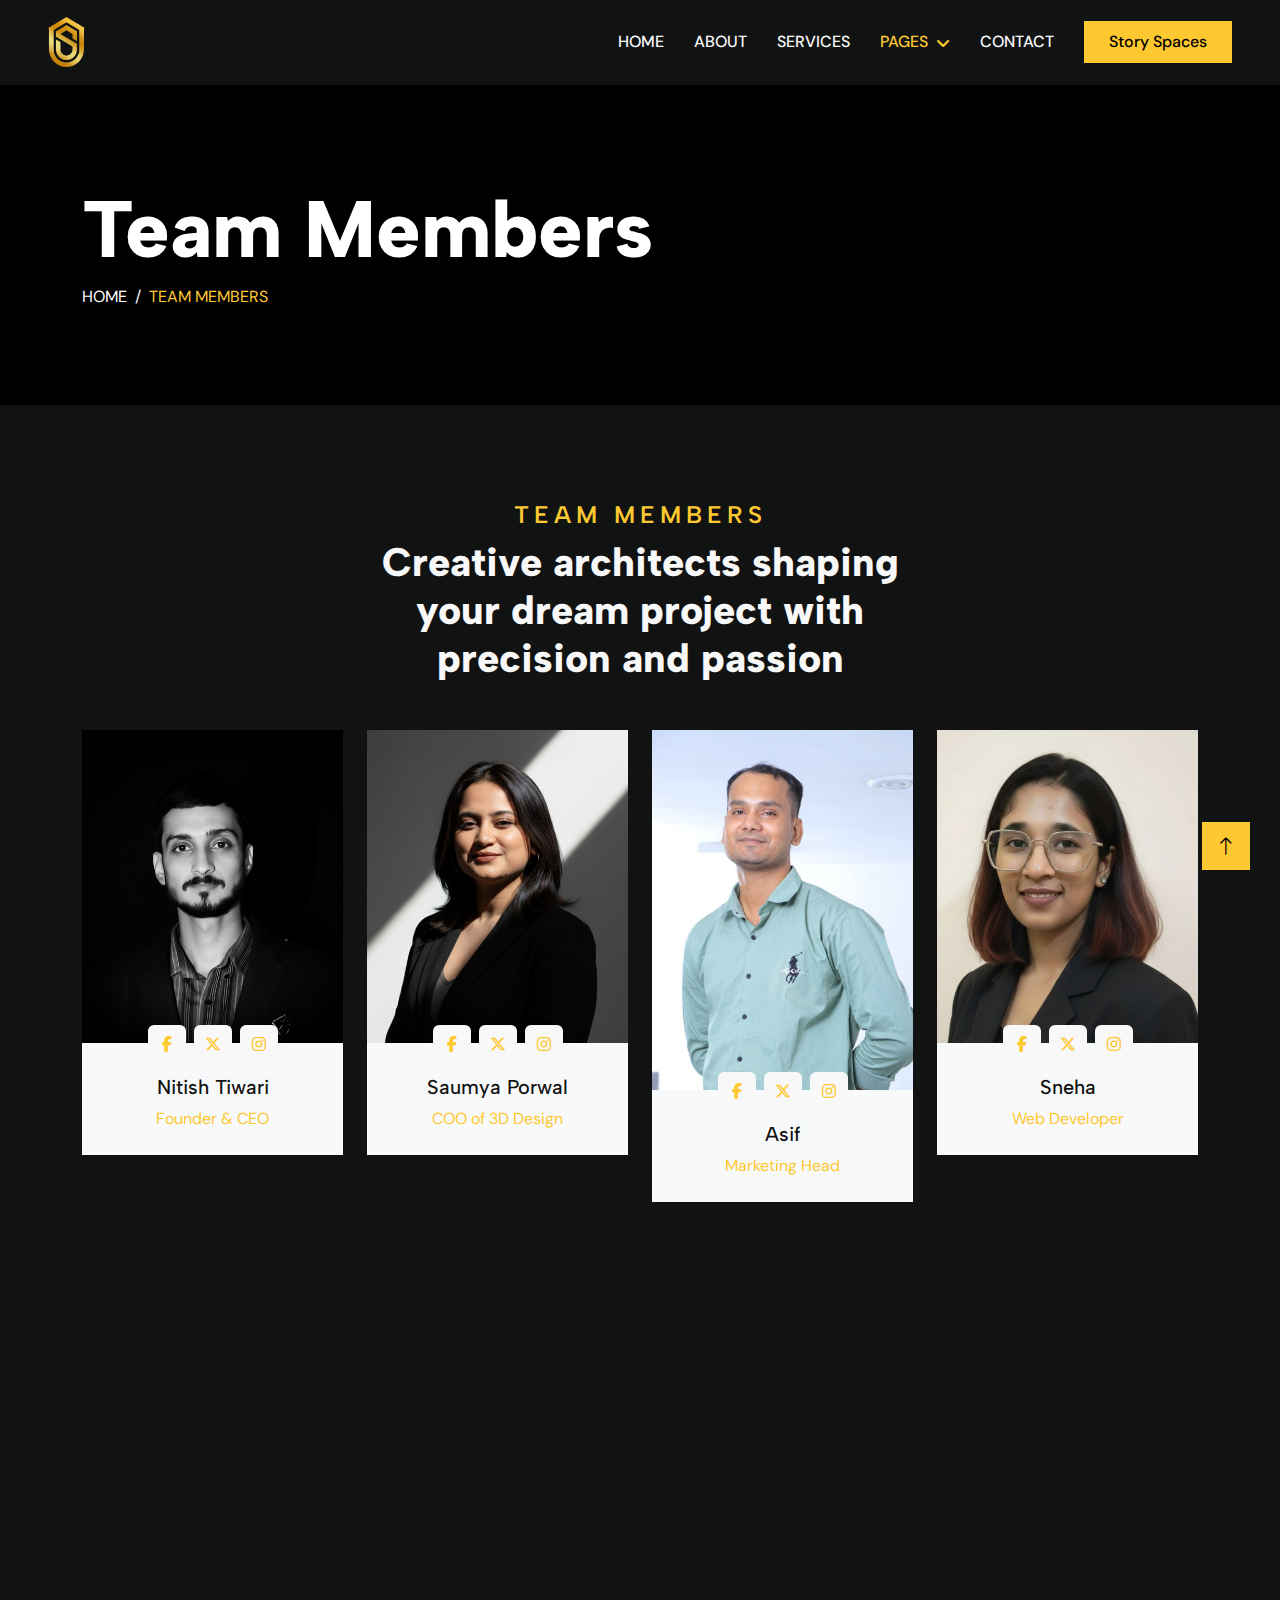
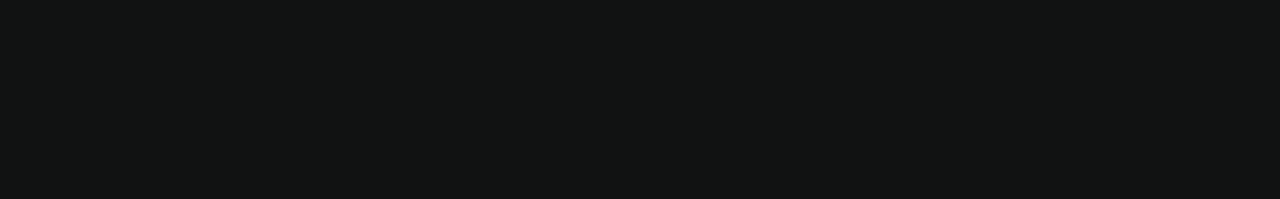
<file: team.html>
<!DOCTYPE html>
<html lang="en">
  <head>
    <meta charset="utf-8" />
    <title>Story Spaces</title>
    <meta content="width=device-width, initial-scale=1.0" name="viewport" />

    <!-- Favicon -->
    <link href="./assets/img/favicon.ico" rel="icon" />

    <!-- Google Web Fonts -->
    <link rel="preconnect" href="https://fonts.googleapis.com" />
    <link rel="preconnect" href="https://fonts.gstatic.com" crossorigin />
    <link
      href="https://fonts.googleapis.com/css2?family=Albert+Sans:ital,wght@0,100..900;1,100..900&family=DM+Sans:ital,opsz,wght@0,9..40,100..1000;1,9..40,100..1000&display=swap"
      rel="stylesheet"
    />

    <!-- Icon Font Stylesheet -->
    <link href="./assets/css/all.min.css" rel="stylesheet" />
    <link href="./assets/css/bootstrap-icons.css" rel="stylesheet" />

    <!-- Libraries Stylesheet -->
    <link href="./assets/lib/animate/animate.min.css" rel="stylesheet" />
    <link
      href="./assets/lib/owlcarousel/assets/owl.carousel.min.css"
      rel="stylesheet"
    />

    <!-- Customized Bootstrap Stylesheet -->
    <link href="./assets/css/bootstrap.min.css" rel="stylesheet" />

    <!-- Template Stylesheet -->
    <link href="./assets/css/master.css" rel="stylesheet" />
  </head>

  <body>
    <!-- Spinner Start -->
    <div
      id="spinner"
      class="show bg-dark position-fixed translate-middle w-100 vh-100 top-50 start-50 d-flex align-items-center justify-content-center"
    >
      <img
        class="position-absolute top-50 start-50 translate-middle"
        src="./assets/img/icons/icon-1.png"
        alt="Icon"
      />
    </div>
    <!-- Spinner End -->

    <!-- Navbar Start -->
    <nav
      class="navbar navbar-expand-lg header navbar-light sticky-top py-lg-0 px-lg-5 wow fadeIn"
      data-wow-delay="0.1s"
    >
      <a href="index.html" class="navbar-brand ms-4 ms-lg-0 logo">
        <img
          src="./assets/img/LOGO.png"
          alt="Arcodo"
          class="img-fluid"
          style="height: 50px; width: auto"
        />
      </a>

      <button
        type="button"
        class="navbar-toggler me-4"
        data-bs-toggle="collapse"
        data-bs-target="#navbarCollapse"
      >
        <span class="navbar-toggler-icon bi bi-text-paragraph"></span>
      </button>

      <div class="collapse navbar-collapse" id="navbarCollapse">
        <div class="navbar-nav ms-auto p-4 p-lg-0">
          <a href="index.html" class="nav-item nav-link">Home</a>
          <a href="about.html" class="nav-item nav-link">About</a>
          <a href="service.html" class="nav-item nav-link">Services</a>

          <div class="nav-item dropdown">
            <a
              href="#"
              class="nav-link active dropdown-toggle"
              data-bs-toggle="dropdown"
              >Pages</a
            >
            <div class="dropdown-menu border-0 m-0">
              <a href="feature.html" class="dropdown-item">Our Features</a>
              <a href="project.html" class="dropdown-item">Our Projects</a>
              <a href="team.html" class="dropdown-item">Team Members</a>
              <a href="appointment.html" class="dropdown-item">Appointment</a>

              <a href="404.html" class="dropdown-item active">Our Work</a>
            </div>
          </div>

          <a href="contact.html" class="nav-item nav-link">Contact</a>
        </div>

        <a href="#" class="btn btn-primary py-2 px-4 d-none d-lg-block"
          >Story Spaces</a
        >
      </div>
    </nav>

    <!-- Navbar End -->

    <!-- Page Header Start -->
    <div
      class="container-fluid page-header py-5 mb-5 wow fadeIn"
      data-wow-delay="0.1s"
    >
      <div class="container py-5">
        <h1 class="display-1 text-white animated slideInDown">Team Members</h1>
        <nav aria-label="breadcrumb animated slideInDown">
          <ol class="breadcrumb text-uppercase mb-0">
            <li class="breadcrumb-item">
              <a class="text-white" href="index.html">Home</a>
            </li>
            <li class="breadcrumb-item text-primary active" aria-current="page">
              Team Members
            </li>
          </ol>
        </nav>
      </div>
    </div>
    <!-- Page Header End -->

    <!-- Team Start -->
    <div class="container-xxl py-5 mb-50">
      <div class="container">
        <div
          class="text-center mx-auto mb-5 wow fadeInUp"
          data-wow-delay="0.1s"
          style="max-width: 600px"
        >
          <h4 class="section-title">Team Members</h4>
          <h1 class="display-6 mb-4">
            Creative architects shaping your dream project with precision and
            passion
          </h1>
        </div>
        <div class="row g-0 team-items">
          <div class="col-lg-3 col-md-6 wow fadeInUp" data-wow-delay="0.1s">
            <div class="team-item position-relative">
              <div class="position-relative">
                <img
                  class="img-fluid"
                  src="./assets/img/team-1.jpg"
                  alt="team-img"
                />
                <div class="team-social text-center">
                  <a class="btn btn-square" href="#"
                    ><i class="fab fa-facebook-f"></i
                  ></a>
                  <a class="btn btn-square" href="#"
                    ><i class="fab fa-x-twitter"></i
                  ></a>
                  <a class="btn btn-square" href="#"
                    ><i class="fab fa-instagram"></i
                  ></a>
                </div>
              </div>
              <div class="bg-light text-center p-4">
                <h3 class="mt-2">Nitish Tiwari</h3>
                <span class="text-primary">Founder & CEO</span>
              </div>
            </div>
          </div>
          <div class="col-lg-3 col-md-6 wow fadeInUp" data-wow-delay="0.3s">
            <div class="team-item position-relative">
              <div class="position-relative">
                <img
                  class="img-fluid"
                  src="./assets/img/team-2.jpg"
                  alt="team-img"
                />
                <div class="team-social text-center">
                  <a class="btn btn-square" href="#"
                    ><i class="fab fa-facebook-f"></i
                  ></a>
                  <a class="btn btn-square" href="#"
                    ><i class="fab fa-x-twitter"></i
                  ></a>
                  <a class="btn btn-square" href="#"
                    ><i class="fab fa-instagram"></i
                  ></a>
                </div>
              </div>
              <div class="bg-light text-center p-4">
                <h3 class="mt-2">Saumya Porwal</h3>
                <span class="text-primary">COO of 3D Design</span>
              </div>
            </div>
          </div>
          <div class="col-lg-3 col-md-6 wow fadeInUp" data-wow-delay="0.5s">
            <div class="team-item position-relative">
              <div class="position-relative">
                <img
                  class="img-fluid"
                  src="./assets/img/team-3.jpg"
                  alt="team-img"
                  style="
                    width: 100%;
                    height: 360px;
                    object-fit: cover;
                    object-position: top;
                  "
                />
                <div class="team-social text-center">
                  <a class="btn btn-square" href="#"
                    ><i class="fab fa-facebook-f"></i
                  ></a>
                  <a class="btn btn-square" href="#"
                    ><i class="fab fa-x-twitter"></i
                  ></a>
                  <a class="btn btn-square" href="#"
                    ><i class="fab fa-instagram"></i
                  ></a>
                </div>
              </div>
              <div class="bg-light text-center p-4">
                <h3 class="mt-2">Asif</h3>
                <span class="text-primary">Marketing Head</span>
              </div>
            </div>
          </div>
          <div class="col-lg-3 col-md-6 wow fadeInUp" data-wow-delay="0.7s">
            <div class="team-item position-relative">
              <div class="position-relative">
                <img
                  class="img-fluid"
                  src="./assets/img/team-4.jpg"
                  alt="team-img"
                />
                <div class="team-social text-center">
                  <a class="btn btn-square" href="#"
                    ><i class="fab fa-facebook-f"></i
                  ></a>
                  <a class="btn btn-square" href="#"
                    ><i class="fab fa-x-twitter"></i
                  ></a>
                  <a class="btn btn-square" href="#"
                    ><i class="fab fa-instagram"></i
                  ></a>
                </div>
              </div>
              <div class="bg-light text-center p-4">
                <h3 class="mt-2">Sneha</h3>
                <span class="text-primary">Web Developer</span>
              </div>
            </div>
          </div>
        </div>
      </div>
    </div>
    <!-- Team End -->

    <!-- Footer Start -->
    <div
      class="container-fluid bg-light-dark text-body footer mt-5 pt-5 px-0 wow fadeIn"
      data-wow-delay="0.1s"
    >
      <div class="container py-5">
        <div class="row g-5">
          <div class="col-lg-3 col-md-6">
            <h3 class="text-light mb-4">Address</h3>
            <p class="mb-2">
              <i class="fa fa-map-marker-alt text-primary me-3"></i>Sector 37,
              Faridabad, Haryana 121003
            </p>
            <p class="mb-2">
              <i class="fa fa-phone-alt text-primary me-3"></i>+91 9718388404
            </p>
            <p class="mb-2">
              <i class="fa fa-envelope text-primary me-3"></i
              >info@storyspaces.in
            </p>
            <div class="d-flex pt-2">
              <a class="btn btn-square btn-outline-body me-1" href="#"
                ><i class="fab fa-x-twitter"></i
              ></a>
              <a class="btn btn-square btn-outline-body me-1" href="#"
                ><i class="fab fa-facebook-f"></i
              ></a>
              <a class="btn btn-square btn-outline-body me-1" href="#"
                ><i class="fab fa-youtube"></i
              ></a>
              <a class="btn btn-square btn-outline-body me-0" href="#"
                ><i class="fab fa-linkedin-in"></i
              ></a>
            </div>
          </div>
          <div class="col-lg-3 col-md-6">
            <h3 class="text-light mb-4">Services</h3>
            <a class="btn btn-link" href="#"
              >Stall and Pavilion Design & Fabrication</a
            >
            <a class="btn btn-link" href="#">Stage Design & Fabrication</a>
            <a class="btn btn-link" href="#"
              >Corporate Conferences & Meetings Solutions</a
            >
            <a class="btn btn-link" href="#">Graphic & Video Solutions</a>
            <a class="btn btn-link" href="#">Interior Design & Executions</a>
          </div>
          <div class="col-lg-3 col-md-6">
            <h3 class="text-light mb-4">Quick Links</h3>
            <a class="btn btn-link" href="about.html">About Us</a>
            <a class="btn btn-link" href="contact.html">Contact Us</a>
            <a class="btn btn-link" href="service.html">Our Services</a>
            <a class="btn btn-link" href="#">Terms & Condition</a>
            <a class="btn btn-link" href="#">Support</a>
          </div>
          <div class="col-lg-3 col-md-6">
            <h3 class="text-light mb-4">Query</h3>
            <p>Drop your E-Mail</p>
            <div class="row justify-content-center">
              <div class="col-12 position-relative">
                <form id="signupForm" onsubmit="handleSignup(event)">
                  <input
                    id="emailInput"
                    class="form-control bg-transparent w-100 py-3 ps-4 pe-5"
                    type="email"
                    placeholder="Your email"
                    required
                  />
                  <button
                    type="submit"
                    class="btn btn-primary py-2 position-absolute top-0 end-0 mt-2 me-4"
                  >
                    Submit
                  </button>
                </form>
              </div>
            </div>
            <!-- Success Message -->
            <div
              id="successMessage"
              class="alert alert-success mt-3 d-none"
              role="alert"
            >
              <h5>Submit successful!</h5>
            </div>
          </div>
        </div>
      </div>
      <div class="container-fluid copyright">
        <div class="container">
          <div class="row">
            <div class="col-md-6 text-center text-md-start mb-3 mb-md-0">
              <p>
                STORY SPACES
                <a
                  href="https://themeforest.net/user/designsninja/portfolio"
                  target="_blank"
                >
                  _Presence with Purpose</a
                >
              </p>
            </div>
          </div>
        </div>
      </div>
    </div>
    <!-- Footer End -->

    <!-- Back to Top -->
    <a href="#" class="btn btn-lg btn-primary btn-lg-square back-to-top"
      ><i class="bi bi-arrow-up"></i
    ></a>

    <!-- JavaScript Libraries -->
    <script src="./assets/js/jquery.min.js"></script>
    <script src="./assets/js/bootstrap.min.js"></script>
    <script src="./assets/lib/wow/wow.min.js"></script>
    <script src="./assets/lib/easing/easing.min.js"></script>
    <script src="./assets/lib/waypoints/waypoints.min.js"></script>
    <script src="./assets/lib/counterup/counterup.min.js"></script>
    <script src="./assets/lib/owlcarousel/owl.carousel.min.js"></script>

    <!-- Template Javascript -->
    <script src="./assets/js/master.js"></script>
    <script src="./assets/js/validator.js"></script>
    <script src="./assets/js/modernizr-2.8.3-respond-1.4.2.min.js"></script>
  </body>
</html>
</file>
<file: assets/css/master.css>
/*  =======================================================================

Template:       Arcodo - Architecture & Interior Design HTML5 Template
Version:        1.0
Last change:    24/10/25 
Author:         https://themeforest.net/user/designsninja/portfolio

========================================================================= */

/*=========================================================================
[Table of contents]

1.0  - General
2.0  - Typography
3.0  - Global Style
4.0  - Navigation
5.0  - Page Title Section
6.0  - Slider Section
7.0  - Creative Section
8.0  - About Section
9.0  - Service Section
10.0 - Why Choose Us Section
11.0 - Projects Section
12.0 - Team Section
13.0 - Appointment Section
14.0 - Testimonial Section
15.0 - Blog Section
16.0 - Newsletter Section
17.0 - Footer Section

=========================================================================*/


/*  =========== Variables =========== */
:root {
    --primary: #FDC830;
    --light: #F8F8F8;
    --dark: #111212;
    --light-dark:#161616;
}
.text-primary{color: var(--primary)!important;}
.btn-primary{background-color: var(--primary)!important;border-color: var(--primary)!important;border-radius: 0;}
.border-primary{border-color: var(--primary)!important;}
.bg-dark{background-color: var(--dark)!important;}
.bg-light-dark{background-color: var(--light-dark)!important;}

/*  =========== General =========== */
body{
    font-family: "DM Sans", sans-serif;
    font-weight: normal;
    color: var(--light);
    background-color: var(--dark);
}
h1,h2,h3,h4,h5,h6{font-family: "Albert Sans", sans-serif;color: var(--light);}
h1{font-weight: 800!important;}
p{font-family: "DM Sans", sans-serif;color: var(--light);}
.header{background-color: var(--dark);}
.logo h1{text-transform: uppercase;font-size: 25px;}
a{text-decoration: none;}
.back-to-top {
    position: fixed;
    display: none;
    right: 30px;
    bottom: 30px;
    z-index: 99;
}
/* For modern browsers */
::placeholder {
  color: var(--light)!important;
  font-size: 14px;
  opacity: 1;
}

/* For Firefox */
input:-moz-placeholder {
  color: var(--light)!important;
  font-size: 14px;
  opacity: 1;
}

textarea:-moz-placeholder {
  color: var(--light)!important;
  font-size: 14px;
  opacity: 1;
}

/* For Internet Explorer (optional/legacy support) */
input:-ms-input-placeholder {
  color: var(--light)!important;
  font-size: 14px;
  opacity: 1;
}
.form-control{color: var(--light);border-radius: 0;}
.form-floating>label{color: var(--dark);}
.form-floating>.form-control-plaintext~label, .form-floating>.form-control:focus~label, .form-floating>.form-control:not(:placeholder-shown)~label, .form-floating>.form-select~label{
    color:var(--primary)!important;
}

/*** Spinner ***/
#spinner {
    opacity: 0;
    visibility: hidden;
    transition: opacity .5s ease-out, visibility 0s linear .5s;
    z-index: 99999;
}

#spinner.show {
    transition: opacity .5s ease-out, visibility 0s linear 0s;
    visibility: visible;
    opacity: 1;
}


/*** Button ***/
.btn {
    font-weight: 500;
    transition: .5s;
}

.btn.btn-primary,
.btn.btn-secondary {
    color: #000000;
}

.btn-square {
    width: 38px;
    height: 38px;
}

.btn-sm-square {
    width: 32px;
    height: 32px;
}

.btn-lg-square {
    width: 48px;
    height: 48px;
}

.btn-square,
.btn-sm-square,
.btn-lg-square {
    padding: 0;
    display: flex;
    align-items: center;
    justify-content: center;
    font-weight: normal;
}

.btn-outline-body {
    color: var(--primary);
    border-color: #777777;
}

.btn-outline-body:hover {
    color: #FFFFFF;
    background: var(--primary);
    border-color: var(--primary);
}


/*** Navbar ***/
.navbar .dropdown-toggle::after {
    border: none;
    content: "\f107";
    font-family: "Font Awesome 5 Free";
    font-weight: 900;
    vertical-align: middle;
    margin-left: 8px;
}

.navbar .navbar-nav .nav-link {
    margin-right: 30px;
    padding: 30px 0;
    color: var(--light);
    font-weight: 500;
    text-transform: uppercase;
    outline: none;
}

.navbar .navbar-nav .nav-link:hover,
.navbar .navbar-nav .nav-link.active {
    color: var(--primary);
}

.navbar.sticky-top {
    top: -100px;
    transition: .5s;
}
.navbar-toggler{color:var(--light)!important;padding: 0;border: 0;}
.navbar-toggler:focus{box-shadow: none;}
.navbar-toggler-icon{
    background-image: none!important;
    color: var(--light)!important;
    font-size: 30px;
    width: auto;
    height: auto;
}

@media (max-width: 991.98px) {
    .navbar .navbar-nav .nav-link {
        margin-right: 0;
        padding: 10px 0;
    }
    .navbar.sticky-top{
        padding-top: 20px;
        padding-bottom: 20px;
    }
}

.dropdown-item.active, .dropdown-item:active{
    background-color: var(--primary)!important;
}
.dropdown-item{
    transition: .5s;
    padding-top: 10px;
    padding-bottom: 10px;
}
.dropdown-item:focus, .dropdown-item:hover{
    background-color: var(--primary)!important;
    color:var(--light)!important;
}

@media (min-width: 992px) {
    .navbar .nav-item .dropdown-menu {
        display: block;
        visibility: hidden;
        top: 100%;
        transform: rotateX(-75deg);
        transform-origin: 0% 0%;
        transition: .5s;
        opacity: 0;
        width: 240px;
    }

    .navbar .nav-item:hover .dropdown-menu {
        transform: rotateX(0deg);
        visibility: visible;
        transition: .5s;
        opacity: 1;
    }
}

@media (min-width:430px) and (max-width:930px){
    .navbar-nav{
        height: 250px;
        overflow-y: scroll;
    }
}


/*** Header ***/
.owl-carousel-inner {
    position: absolute;
    width: 100%;
    height: 100%;
    top: 0;
    left: 0;
    display: flex;
    align-items: center;
    background: rgba(0, 0, 0, .5);
}

@media (max-width: 768px) {
    .header-carousel .owl-carousel-item {
        position: relative;
        min-height: 500px;
    }

    .header-carousel .owl-carousel-item img {
        position: absolute;
        width: 100%;
        height: 100%;
        object-fit: cover;
    }

    .header-carousel .owl-carousel-item p {
        font-size: 16px !important;
    }
}

.header-carousel .owl-dots {
    position: absolute;
    width: 60px;
    height: 100%;
    top: 0;
    right: 30px;
    display: flex;
    flex-direction: column;
    align-items: center;
    justify-content: center;
}

.header-carousel .owl-dots .owl-dot {
    position: relative;
    width: 45px;
    height: 45px;
    margin: 5px 0;
    background: var(--dark);
    transition: .5s;
}

.header-carousel .owl-dots .owl-dot.active {
    width: 60px;
    height: 60px;
}

.header-carousel .owl-dots .owl-dot img {
    position: absolute;
    width: 100%;
    height: 100%;
    object-fit: cover;
    padding: 2px;
    transition: .5s;
    opacity: .3;
}

.header-carousel .owl-dots .owl-dot.active img {
    opacity: 1;
}

.page-header {
    background: linear-gradient(rgba(0, 0, 0, .5), rgba(0, 0, 0, .5)), url(../img/carousel-1.jpg) center center no-repeat;
    background-size: cover;
}

.breadcrumb-item+.breadcrumb-item::before {
    color: var(--light);
}


/*** Section Title ***/
.section-title {
    color: var(--primary);
    font-weight: 600;
    letter-spacing: 5px;
    text-transform: uppercase;
}


/*** Facts ***/
.fact-item h3{color: var(--dark);font-weight: 600;font-size: 24px;}
.fact-item p{color:var(--dark);}
.fact-item .fact-icon {
    width: 120px;
    height: 120px;
    margin-top: -60px;
    margin-bottom: 1.5rem;
    display: inline-flex;
    align-items: center;
    justify-content: center;
    background: #FFFFFF;
    border-radius: 120px;
    transition: .5s;
}

.fact-item:hover .fact-icon {
    background: var(--dark);
}

.fact-item .fact-icon i {
    color: var(--primary);
    transition: all 0.5s ease;
}

.fact-item:hover .fact-icon i {
    color: #FFFFFF;
}


/*** About & Feature ***/
.about-img,
.feature-img {
    position: relative;
    height: 100%;
    min-height: 400px;
}

.about-img img,
.feature-img img {
    position: absolute;
    width: 60%;
    height: 80%;
    object-fit: cover;
}

.about-img img:last-child,
.feature-img img:last-child {
    margin: 20% 0 0 40%;
}

.about-img::before,
.feature-img::before {
    position: absolute;
    content: "";
    width: 60%;
    height: 80%;
    top: 10%;
    left: 20%;
    border: 5px solid var(--primary);
    z-index: -1;
}


/*** Service ***/
.service-item .bg-img {
    position: absolute;
    width: 100%;
    height: 100%;
    object-fit: cover;
    z-index: -1;
}

.service-item .service-text {
    background: var(--light);
    transition: .5s;
}

.service-item:hover .service-text {
    background: rgba(0, 0, 0, .7);
}

.service-item * {
    transition: all 0.5s ease;
}

.service-item:hover * {
    color: #FFFFFF;
}
.service-item h3{font-size: 25px;}
.service-item h3, .service-item p{color:var(--dark);}

.service-item .btn {
    width: 40px;
    height: 40px;
    display: inline-flex;
    align-items: center;
    color: var(--dark);
    background: #FFFFFF;
    white-space: nowrap;
    overflow: hidden;
    transition: .5s;
}

.service-item:hover .btn {
    width: 140px;
}


/*** Project ***/
.project .nav .nav-link {
    background: var(--light);
    transition: .5s;
    border-radius: 0;
    color: var(--dark);
    padding: 38px !important;
}
.project .nav .nav-link span{
    color:var(--dark);
    font-size: 20px;
}

.project .nav .nav-link.active {
    background: var(--primary);
}

.project .nav .nav-link.active span {
    color: #FFFFFF !important;
}


/*** Team ***/
.team-items {
    margin: -.75rem;
}

.team-item h3{color: var(--dark);font-size: 20px;}

.team-item {
    padding: .75rem;
}

.team-item::after {
    position: absolute;
    content: "";
    width: 100%;
    height: 0;
    top: 0;
    left: 0;
    background: #FFFFFF;
    transition: .5s;
    z-index: -1;
}

.team-item:hover::after {
    height: 100%;
    background: var(--primary);
}

.team-item .team-social {
    position: absolute;
    width: 100%;
    bottom: -20px;
    left: 0;
}

.team-item .team-social .btn {
    display: inline-flex;
    margin: 0 2px;
    color: var(--primary);
    background: var(--light);
}

.team-item .team-social .btn:hover {
    color: #FFFFFF;
    background: var(--primary);
}


/*** Appointment ***/
.bootstrap-datetimepicker-widget.bottom {
    top: auto !important;
}

.bootstrap-datetimepicker-widget .table * {
    border-bottom-width: 0px;
}

.bootstrap-datetimepicker-widget .table th {
    font-weight: 500;
}

.bootstrap-datetimepicker-widget.dropdown-menu {
    padding: 10px;
    border-radius: 2px;
}

.bootstrap-datetimepicker-widget table td.active,
.bootstrap-datetimepicker-widget table td.active:hover {
    background: var(--primary);
}

.bootstrap-datetimepicker-widget table td.today::before {
    border-bottom-color: var(--primary);
}


/*** Testimonial ***/
.testimonial-carousel {
    display: flex !important;
    flex-direction: column-reverse;
    max-width: 700px;
    margin: 0 auto;
}

.testimonial-carousel .owl-dots {
    height: 100px;
    display: flex;
    align-items: center;
    justify-content: center;
    margin-bottom: 30px;
}

.testimonial-carousel .owl-dots .owl-dot {
    position: relative;
    width: 60px;
    height: 60px;
    margin: 0 5px;
    transition: .5s;
}

.testimonial-carousel .owl-dots .owl-dot.active {
    width: 100px;
    height: 100px;
}

.testimonial-carousel .owl-dots .owl-dot::after {
    position: absolute;
    width: 40px;
    height: 40px;
    bottom: -20px;
    left: 50%;
    transform: translateX(-50%);
    display: flex;
    align-items: center;
    justify-content: center;
    content: "\f10d";
    font-family: "Font Awesome 5 Free";
    font-weight: 900;
    color: var(--primary);
    background: #FFFFFF;
    border-radius: 40px;
    transition: .5s;
    opacity: 0;
}

.testimonial-carousel .owl-dots .owl-dot.active::after {
    opacity: 1;
}

.testimonial-carousel .owl-dots .owl-dot img {
    opacity: .4;
    transition: .5s;
}

.testimonial-carousel .owl-dots .owl-dot.active img {
    opacity: 1;
}


/*** Footer ***/
.footer .btn.btn-link {
    display: block;
    margin-bottom: 5px;
    padding: 0;
    text-align: left;
    color: #777777;
    font-weight: normal;
    text-transform: capitalize;
    transition: .3s;
    text-decoration: none;
}

.footer .btn.btn-link::before {
    position: relative;
    content: "\f105";
    font-family: "Font Awesome 5 Free";
    font-weight: 900;
    color: var(--primary);
    margin-right: 10px;
}

.footer .btn.btn-link:hover {
    color: var(--primary);
    letter-spacing: 1px;
    box-shadow: none;
    text-decoration: none;
}

.footer .form-control {
    border-color: #777777;
}

.footer .form-control:focus{
    color: var(--light)!important;
}

.footer .copyright {
    padding: 25px 0;
    font-size: 15px;
    border-top: 1px solid rgba(256, 256, 256, .1);
}

.footer .copyright p{
    color: var(--light);
}

.footer .copyright a {
    color: var(--light);
}

.footer .copyright a:hover {
    color: var(--primary);
}

.no-border{
    border: none;
}

.map-style{
    height: 450px;
}

/*  =========== Margins =========== */

.mt-0 {
	margin-top: 0px!important;
}
.mt-10 {
	margin-top: 10px;
}
.mt-15 {
	margin-top: 15px;
}
.mt-20 {
	margin-top: 20px;
}
.mt-30 {
	margin-top: 30px;
}
.mt-40 {
	margin-top: 40px;
}
.mt-50 {
	margin-top: 50px;
}
.mt-60 {
	margin-top: 60px;
}
.mt-70 {
	margin-top: 70px;
}
.mt-80 {
	margin-top: 80px;
}
.mt-90 {
	margin-top: 90px;
}
.mt-100 {
	margin-top: 100px !important;
}
.mt-110 {
	margin-top: 110px;
}
.mt-120 {
	margin-top: 120px;
}
.mt-130 {
	margin-top: 130px;
}
.mt-135 {
	margin-top: 135px;
}
.mt-140 {
	margin-top: 140px;
}
.mt-150 {
	margin-top: 150px!important;
}
.ml-10 {
	margin-left: 10px;
}
.ml-15 {
	margin-left: 15px;
}
.ml-20 {
	margin-left: 20px;
}
.ml-30 {
	margin-left: 30px;
}
.ml-40 {
	margin-left: 40px;
}
.ml-50 {
	margin-left: 50px;
}
.ml-60 {
	margin-left: 60px;
}
.ml-70 {
	margin-left: 70px;
}
.ml-80 {
	margin-left: 80px;
}
.mb-0 {
	margin-bottom: 0px!important;
}
.mb-5 {
	margin-bottom: 5px;
}
.mb-10 {
	margin-bottom: 10px;
}
.mb-20 {
	margin-bottom: 20px;
}
.mb-30 {
	margin-bottom: 30px;
}
.mb-40 {
	margin-bottom: 40px;
}
.mb-50 {
	margin-bottom: 50px;
}
.mb-60 {
	margin-bottom: 60px;
}
.mb-70 {
	margin-bottom: 70px;
}
.mb-80 {
	margin-bottom: 80px;
}
.mb-90 {
	margin-bottom: 90px;
}
.mb-100 {
	margin-bottom: 100px;
}
.mb-110 {
	margin-bottom: 110px;
}
.mb-120 {
	margin-bottom: 120px;
}
.about-video-wrapper {
    width: 100%;
    max-width: 100%;
    border-radius: 10px;
    overflow: hidden;   
    position: relative;
    height: 85%;
    min-height: 400px;         /* Prevents overflow */
}

.mr-0 {margin-right: 0px!important;}
.mr-5 {margin-right: 5px;}
.mr-10 {margin-right: 10px;}
.mr-20 {margin-right: 20px;}
.mr-30 {margin-right: 30px;}
.mr-40 {margin-right: 40px;}
.mr-50 {margin-right: 50px;}
.mr-60 {margin-right: 60px;}
.mr-70 {margin-right: 70px;}
.mr-80 {margin-right: 80px;}
.mr-90{margin-right: 90px;}
.mr-100{margin-right: 100px;}
.mr-110{margin-right: 110px;}
.mr-120{margin-right: 120px;}
</file>
